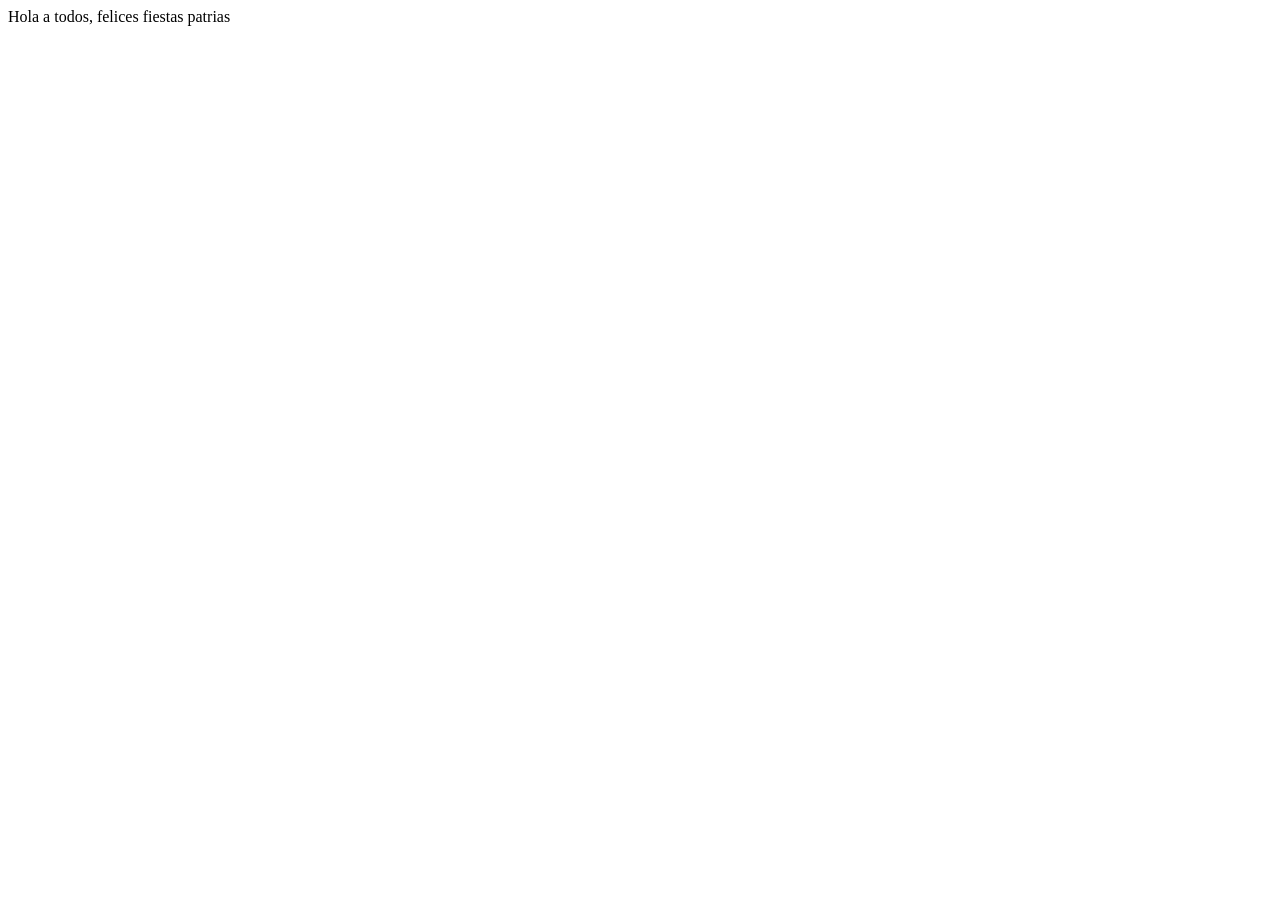
<file: index.html>
<!DOCTYPE html>
<html lang="en">
<head>
    <meta charset="UTF-8">
    <meta name="viewport" content="width=device-width, initial-scale=1.0">
    <title>Document</title>
</head>
<body>
    Hola a todos, felices fiestas patrias
</body>
</html>
</file>
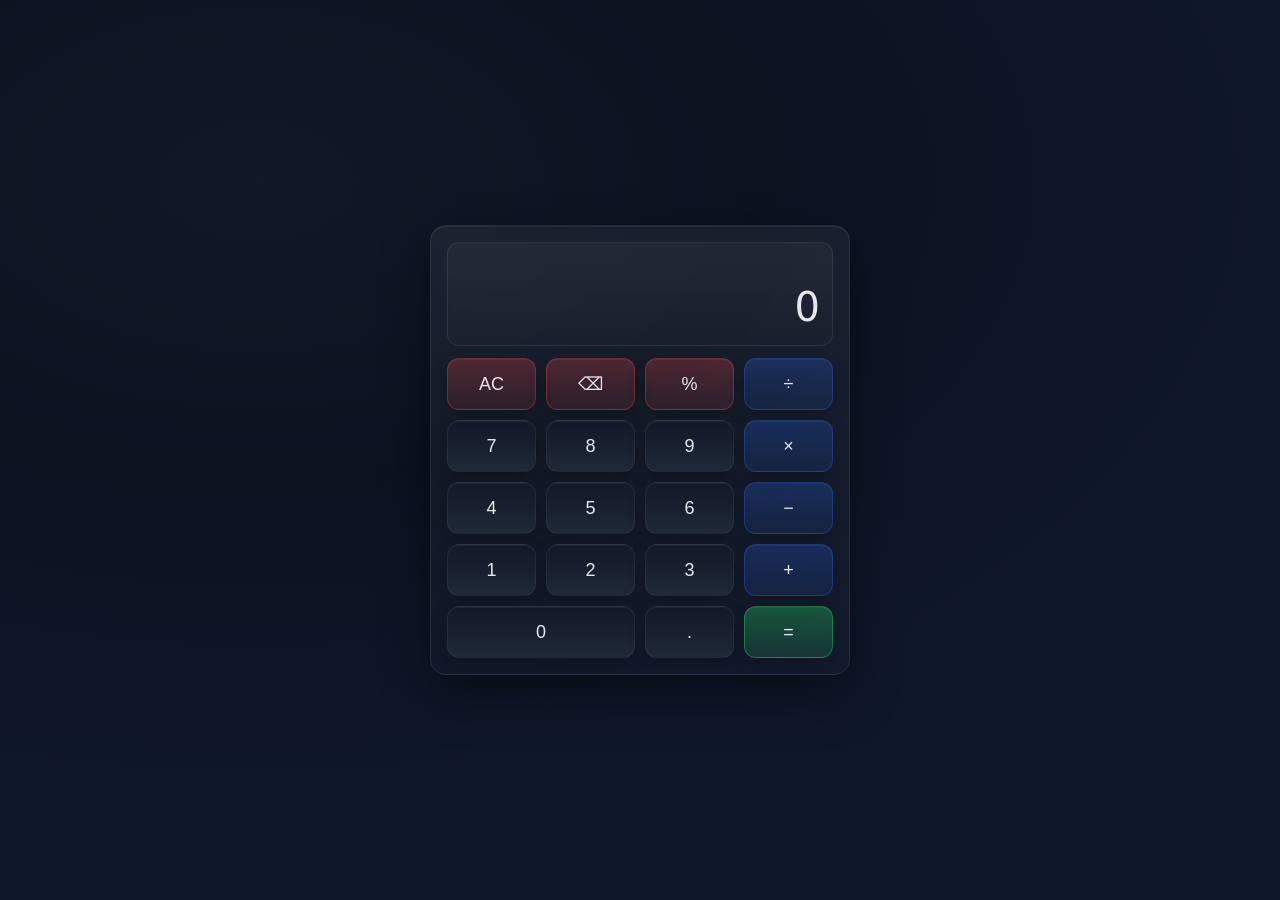
<file: calculator/index.html>
<!DOCTYPE html>
<html lang="en">
  <head>
    <meta charset="UTF-8" />
    <meta name="viewport" content="width=device-width, initial-scale=1.0" />
    <meta name="theme-color" content="#0f172a" />
    <title>Calculator</title>
    <link rel="stylesheet" href="./style.css" />
  </head>
  <body>
    <main class="app">
      <div class="calculator" role="application" aria-label="Calculator">
        <div class="display" aria-live="polite" aria-atomic="true">
          <div class="history" id="history"></div>
          <div class="result" id="result">0</div>
        </div>

        <div class="grid" id="keys">
          <button class="btn action" data-action="clear-all" aria-label="Clear all">AC</button>
          <button class="btn action" data-action="backspace" aria-label="Backspace">⌫</button>
          <button class="btn action" data-action="percent" aria-label="Percent">%</button>
          <button class="btn operator" data-operator="divide" aria-label="Divide" aria-pressed="false">÷</button>

          <button class="btn" data-digit="7">7</button>
          <button class="btn" data-digit="8">8</button>
          <button class="btn" data-digit="9">9</button>
          <button class="btn operator" data-operator="multiply" aria-label="Multiply" aria-pressed="false">×</button>

          <button class="btn" data-digit="4">4</button>
          <button class="btn" data-digit="5">5</button>
          <button class="btn" data-digit="6">6</button>
          <button class="btn operator" data-operator="subtract" aria-label="Subtract" aria-pressed="false">−</button>

          <button class="btn" data-digit="1">1</button>
          <button class="btn" data-digit="2">2</button>
          <button class="btn" data-digit="3">3</button>
          <button class="btn operator" data-operator="add" aria-label="Add" aria-pressed="false">+</button>

          <button class="btn span-2" data-digit="0">0</button>
          <button class="btn" data-dot=".">.</button>
          <button class="btn equals" data-action="equals" aria-label="Equals">=</button>
        </div>
      </div>
    </main>

    <script src="./app.js"></script>
  </body>
  </html>
</file>
<file: calculator/style.css>
:root {
  --background: #0f172a; /* slate-900 */
  --panel: #111827; /* gray-900 */
  --panel-2: #1f2937; /* gray-800 */
  --text: #e5e7eb; /* gray-200 */
  --subtle: #9ca3af; /* gray-400 */
  --accent: #2563eb; /* blue-600 */
  --accent-2: #22c55e; /* green-500 */
  --danger: #ef4444; /* red-500 */
}

* {
  box-sizing: border-box;
}

html, body {
  height: 100%;
}

body {
  margin: 0;
  font-family: ui-sans-serif, system-ui, -apple-system, Segoe UI, Roboto, Ubuntu, Cantarell, Noto Sans,
    Helvetica Neue, Arial, "Apple Color Emoji", "Segoe UI Emoji";
  background: radial-gradient(1000px 600px at 20% 20%, #111827 0%, #0b1220 50%, var(--background) 100%);
  color: var(--text);
}

.app {
  min-height: 100%;
  display: grid;
  place-items: center;
  padding: 24px;
}

.calculator {
  width: 100%;
  max-width: 420px;
  background: linear-gradient(180deg, rgba(255,255,255,0.06), rgba(255,255,255,0.02));
  border: 1px solid rgba(255,255,255,0.08);
  border-radius: 16px;
  box-shadow: 0 20px 50px rgba(0,0,0,0.45), inset 0 1px 0 rgba(255,255,255,0.06);
  padding: 16px;
  backdrop-filter: blur(8px);
}

.display {
  background: linear-gradient(180deg, rgba(255,255,255,0.04), rgba(255,255,255,0.01));
  border: 1px solid rgba(255,255,255,0.08);
  border-radius: 12px;
  padding: 16px 12px;
  text-align: right;
  margin-bottom: 12px;
}

.history {
  min-height: 20px;
  color: var(--subtle);
  font-size: 14px;
  line-height: 1.2;
  white-space: nowrap;
  overflow: hidden;
  text-overflow: ellipsis;
}

.result {
  font-variant-numeric: tabular-nums;
  font-size: 40px;
  line-height: 1.1;
  margin-top: 6px;
}

.grid {
  display: grid;
  grid-template-columns: repeat(4, 1fr);
  gap: 10px;
  margin-top: 8px;
}

.btn {
  border: none;
  border-radius: 12px;
  padding: 16px 12px;
  font-size: 18px;
  line-height: 1;
  color: var(--text);
  background: linear-gradient(180deg, var(--panel), var(--panel-2));
  border: 1px solid rgba(255,255,255,0.06);
  box-shadow: inset 0 1px 0 rgba(255,255,255,0.05), 0 6px 16px rgba(0,0,0,0.25);
  cursor: pointer;
  transition: transform 0.05s ease, background 0.2s ease, box-shadow 0.2s ease;
  user-select: none;
}

.btn:active {
  transform: translateY(1px);
}

.btn:hover {
  box-shadow: inset 0 1px 0 rgba(255,255,255,0.1), 0 10px 20px rgba(0,0,0,0.35);
}

.btn.operator {
  background: linear-gradient(180deg, rgba(37,99,235,0.25), rgba(37,99,235,0.1));
  border-color: rgba(37,99,235,0.35);
}

.btn.operator[aria-pressed="true"],
.btn.equals {
  background: linear-gradient(180deg, rgba(34,197,94,0.35), rgba(34,197,94,0.15));
  border-color: rgba(34,197,94,0.45);
}

.btn.action {
  background: linear-gradient(180deg, rgba(239,68,68,0.25), rgba(239,68,68,0.1));
  border-color: rgba(239,68,68,0.35);
}

.btn.span-2 {
  grid-column: span 2;
}

.btn:focus {
  outline: 2px solid rgba(37,99,235,0.85);
  outline-offset: 2px;
}

@media (prefers-reduced-motion: reduce) {
  .btn {
    transition: none;
  }
}
</file>
